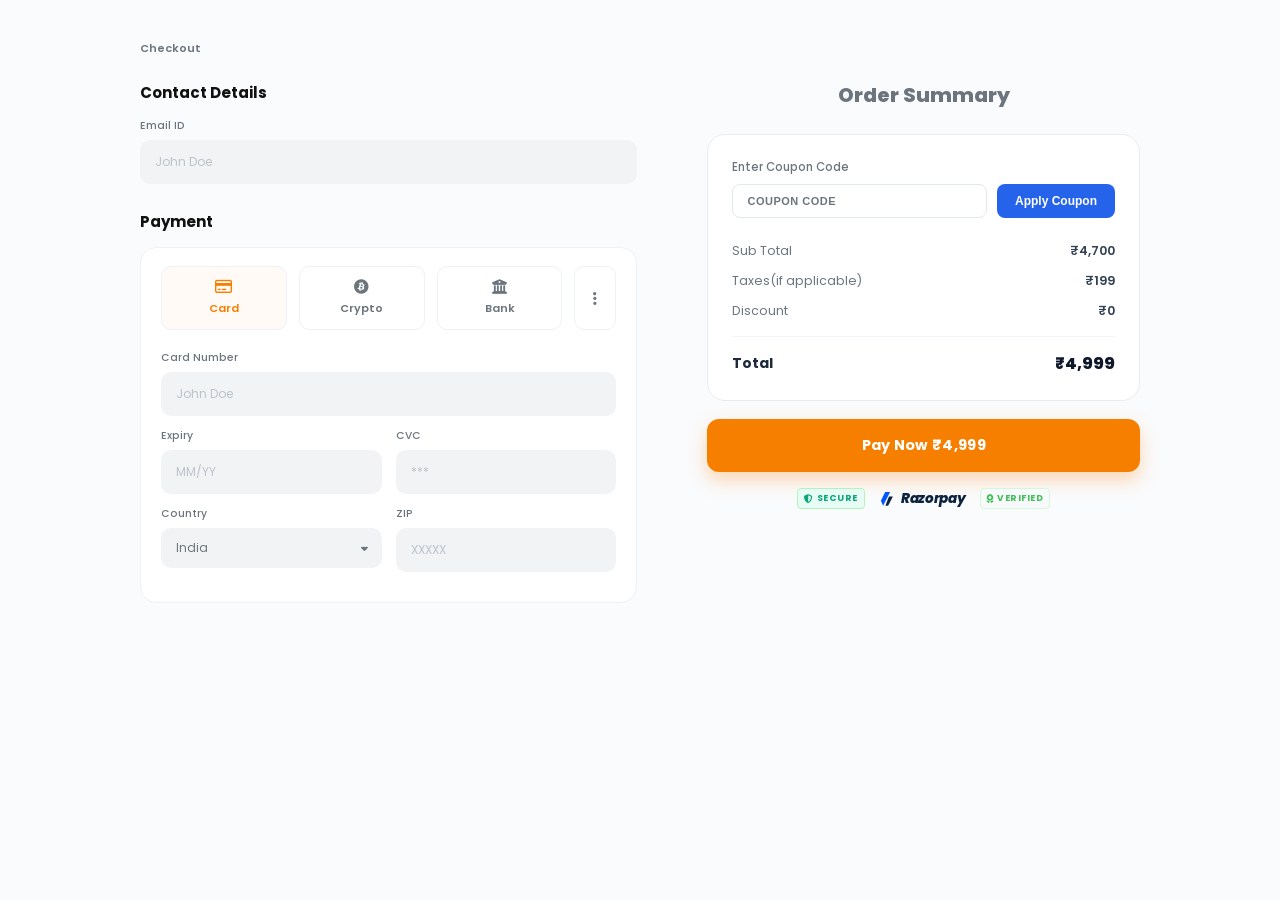
<file: payment.html>
<!DOCTYPE html>
<html lang="en">
<head>
  <meta charset="UTF-8">
  <meta name="viewport" content="width=device-width, initial-scale=1.0">
  <title>Checkout & Payment - Thala 7 Sneaker Store</title>

  <!-- Google Fonts -->
  <link rel="preconnect" href="https://fonts.googleapis.com">
  <link rel="preconnect" href="https://fonts.gstatic.com" crossorigin>
  <link href="https://fonts.googleapis.com/css2?family=Poppins:wght@400;500;600;700;800;900&display=swap" rel="stylesheet">

  <!-- Font Awesome Icons -->
  <link rel="stylesheet" href="https://cdnjs.cloudflare.com/ajax/libs/font-awesome/6.4.0/css/all.min.css">

  <!-- External Unified CSS -->
  <link rel="stylesheet" href="style.css">
</head>
<body class="payment-body">

  <main class="payment-page-wrapper">
    <div class="checkout-split-layout">

      <!-- ================= LEFT CONTAINER ================= -->
      <section class="checkout-left-pane">
        <!-- Sub-Heading -->
        <span class="checkout-subheading">Checkout</span>

        <!-- Contact Details -->
        <div class="checkout-section-block">
          <h2 class="section-title">Contact Details</h2>
          <div class="form-group">
            <label class="input-label" for="email-field">Email ID</label>
            <input type="email" id="email-field" placeholder="John Doe" class="rounded-input">
          </div>
        </div>

        <!-- Payment Details Card -->
        <div class="checkout-section-block">
          <h2 class="section-title">Payment</h2>

          <div class="payment-card-box">
            <!-- Payment Methods Top Selector -->
            <div class="payment-methods-grid">
              <label class="pay-method-pill active">
                <input type="radio" name="payment_method" checked>
                <i class="fa-regular fa-credit-card"></i>
                <span>Card</span>
              </label>

              <label class="pay-method-pill">
                <input type="radio" name="payment_method">
                <i class="fa-brands fa-bitcoin"></i>
                <span>Crypto</span>
              </label>

              <label class="pay-method-pill">
                <input type="radio" name="payment_method">
                <i class="fa-solid fa-building-columns"></i>
                <span>Bank</span>
              </label>

              <div class="pay-method-pill more-options-btn">
                <i class="fa-solid fa-ellipsis-vertical"></i>
              </div>
            </div>

            <!-- Card Inputs Form -->
            <div class="card-inputs-container">
              <div class="form-group">
                <label class="input-label" for="card-num">Card Number</label>
                <input type="text" id="card-num" placeholder="John Doe" class="rounded-input">
              </div>

              <div class="form-row-dual">
                <div class="form-group flex-1">
                  <label class="input-label" for="expiry">Expiry</label>
                  <input type="text" id="expiry" placeholder="MM/YY" class="rounded-input">
                </div>
                <div class="form-group flex-1">
                  <label class="input-label" for="cvc">CVC</label>
                  <input type="password" id="cvc" placeholder="***" maxlength="4" class="rounded-input">
                </div>
              </div>

              <div class="form-row-dual">
                <div class="form-group flex-1">
                  <label class="input-label" for="country">Country</label>
                  <div class="select-wrapper">
                    <select id="country" class="rounded-input rounded-select">
                      <option value="India" selected>India</option>
                      <option value="United States">United States</option>
                      <option value="United Kingdom">United Kingdom</option>
                    </select>
                    <i class="fa-solid fa-caret-down select-caret"></i>
                  </div>
                </div>
                <div class="form-group flex-1">
                  <label class="input-label" for="zip">ZIP</label>
                  <input type="text" id="zip" placeholder="XXXXX" class="rounded-input">
                </div>
              </div>
            </div>
          </div>
        </div>
      </section>

      <!-- ================= RIGHT CONTAINER ================= -->
      <aside class="checkout-right-pane">
        <h2 class="order-summary-heading">Order Summary</h2>

        <div class="order-summary-card">
          <label class="coupon-label" for="checkout-coupon">Enter Coupon Code</label>
          <div class="coupon-group">
            <input type="text" id="checkout-coupon" placeholder="COUPON CODE" class="coupon-input">
            <button type="button" class="btn-apply-coupon">Apply Coupon</button>
          </div>

          <div class="summary-breakdown">
            <div class="summary-row">
              <span class="summary-label">Sub Total</span>
              <span class="summary-val">&#8377;4,700</span>
            </div>
            <div class="summary-row">
              <span class="summary-label">Taxes(if applicable)</span>
              <span class="summary-val">&#8377;199</span>
            </div>
            <div class="summary-row">
              <span class="summary-label">Discount</span>
              <span class="summary-val">&#8377;0</span>
            </div>
            <div class="summary-row total-row">
              <span class="total-label">Total</span>
              <span class="total-val">&#8377;4,999</span>
            </div>
          </div>
        </div>

        <!-- Pay Now Button -->
        <button type="button" class="btn-pay-now">Pay Now &#8377;4,999</button>

        <!-- Trust Badges & Razorpay -->
        <div class="trust-badges-row">
          <span class="trust-badge-pill green-badge"><i class="fa-solid fa-shield-halved"></i> SECURE</span>
          <div class="razorpay-logo-badge">
            <svg class="razorpay-icon" viewBox="0 0 24 24" width="18" height="18" fill="#0055ff">
              <path d="M5.5 21L14.8 2.6H8.2L2.5 14.2l3 6.8z"/>
              <path d="M12.2 21l6.3-12.4h-5.2L8.5 21h3.7z" fill="#0c2340"/>
            </svg>
            <span class="razorpay-text">Razorpay</span>
          </div>
          <span class="trust-badge-pill verified-badge"><i class="fa-solid fa-award"></i> VERIFIED</span>
        </div>
      </aside>

    </div>
  </main>

</body>
</html>
</file>
<file: style.css>
* {
    margin: 0;
    padding: 0;
    box-sizing: border-box;
}

:root {
    --primary-color: #f77f00;
    --secondary-color: #0077b6;
    --neutral-color: #fafbfc;
    --accent-color: #111;
    --text-color: #6c757d;
    --sub-text-color: #f1f3f5;
}

body {
    font-family: 'Poppins', sans-serif;
    background-color: var(--neutral-color);
    color: var(--accent-color);
    overflow-x: hidden;
    min-height: 100vh;
    display: flex;
    flex-direction: column;
}

.container {
    background-image: url(https://images.unsplash.com/photo-1570402290260-c7e6cd6805fa?q=80&w=1170&auto=format&fit=crop&ixlib=rb-4.1.0&ixid=M3wxMjA3fDB8MHxwaG90by1wYWdlfHx8fGVufDB8fHx8fA%3D%3D);
}

/* --------NAVBAR SECTION (Using Flexbox)-------*/
.navbar {
    display: flex;
    align-items: center;
    justify-content: space-between;
    padding: 22px 80px;
    background-color: transparent;
    position: relative;
    z-index: 10;
}

/* Logo */
.logo {
    font-size: 24px;
    font-weight: 800;
    color: var(--primary-color);
    letter-spacing: -0.5px;
}

.logo .highlight-blue {
    color: var(--secondary-color);
}

/* Center Menus */
.nav-links {
    display: flex;
    gap: 30px;
}

.nav-links a {
    text-decoration: none;
    font-size: 14px;
    font-weight: 500;
    color: var(--text-color);
    transition: color 0.25s ease;
    display: flex;
    align-items: center;
    gap: 5px;
}

.nav-links a.active,
.nav-links a:hover {
    color: var(--accent-color);
    font-weight: 600;
    transform: scale(1.2);
    transition: ease-in-out 0.2s;
}

.dropdown-icon {
    font-size: 10px;
    color: var(--text-color);
}

/* Right Nav Actions */
.nav-actions {
    display: flex;
    align-items: center;
    gap: 20px;
}

.nav-actions a {
    text-decoration: none;
}

/* Search input */
.search-box {
    display: flex;
    align-items: center;
    background: var(--sub-text-color);
    border-radius: 20px;
    padding: 6px 14px;
    gap: 8px;
}

.search-box input {
    border: none;
    background: transparent;
    outline: none;
    font-size: 13px;
    width: 90px;
    color: var(--accent-color);
    font-family: inherit;
}

.search-icon {
    font-size: 13px;
    color: var(--text-color);
}

/* Cart Icon with Counter */
.cart-btn {
    display: flex;
    align-items: center;
    gap: 6px;
    background: var(--sub-text-color);
    padding: 6px 12px;
    border-radius: 20px;
    font-size: 13px;
    color: var(--secondary-color);
    cursor: pointer;
}


.cart-count {
    font-weight: 600;
    font-size: 12px;
}

/* Profile Picture */
.profile-pic img {
    width: 38px;
    height: 38px;
    border-radius: 50%;
    object-fit: cover;
    border: 1px solid var(--neutral-color);
    cursor: pointer;
}

/* -----HERO SECTION (Two Divs: Left & Right)----- */
.hero {
    flex: 1;
    display: flex;
    align-items: center;
    justify-content: space-between;
    padding: 10px 90px 40px 90px;
    position: relative;
}

/* Left Div */
.hero-left {
    flex: 1;
    max-width: 480px;
    z-index: 2;
}

.sub-brand {
    margin-bottom: 12px;
}

.brand-code {
    font-size: 18px;
    font-weight: 900;
    letter-spacing: 2px;
    color: var(--accent-color);
}

.brand-code span {
    color: var(--secondary-color);
}

.by-text {
    font-size: 8px;
    font-weight: 600;
    color: var(--text-color);
    display: block;
    letter-spacing: 1px;
}

.hero-title {
    font-size: 46px;
    line-height: 1.15;
    font-weight: 800;
    color: var(--accent-color);
    margin-bottom: 18px;
}

.highlight-orange {
    color: var(--primary-color);
}

.hero-desc {
    font-size: 13.5px;
    line-height: 1.6;
    color: var(--text-color);
    margin-bottom: 26px;
    max-width: 360px;
}

.btn-shop {
    display: inline-block;
    background-color: var(--accent-color);
    color: var(--neutral-color);
    padding: 14px 34px;
    border-radius: 28px;
    text-decoration: none;
    font-size: 14px;
    font-weight: 600;
    box-shadow: 0 8px 18px rgba(33, 37, 41, 0.25);
    transition: all 0.3s ease;
}

.btn-shop:hover {
    background-color: var(--primary-color);
    box-shadow: 0 8px 20px rgba(255, 133, 0, 0.35);
    transform: translateY(-2px);
}

/* Right Div */
.hero-right {
    flex: 1.2;
    display: flex;
    align-items: center;
    justify-content: center;
    position: relative;
}

.sneaker-img {
    width: 100%;
    max-width: 580px;
    transform: rotate(18deg);
    filter: drop-shadow(0 20px 25px rgba(0, 0, 0, 0.18));
    transition: transform 0.4s ease;
    user-select: none;
}

.sneaker-img:hover {
    transform: rotate(-11deg) scale(1.03);
}

/* ---------SERVICE OVERVIEW SECTION (Full Width)-------- */
.service-overview {
    width: 100%;
    background: var(--primary-color);
    display: flex;
    justify-content: space-around;
    align-items: center;
    padding: 24px 60px;
    color: var(--neutral-color);
    box-sizing: border-box;
}

.stat-card {
    display: flex;
    align-items: center;
    gap: 16px;
}

.stat-card .icon-wrap {
    font-size: 28px;
    opacity: 0.95;
}

.stat-info h3 {
    font-size: 20px;
    font-weight: 700;
    line-height: 1.1;
}

.stat-info p {
    font-size: 12px;
    font-weight: 400;
    opacity: 0.9;
}

/* -----PRODUCT DISPLAY PAGE STYLES------- */
.product-page-wrapper {
    max-width: 1180px;
    width: 100%;
    margin: 0 auto;
    padding: 10px 40px 60px 40px;
    flex: 1;
}

/* Breadcrumb */
.breadcrumb {
    display: flex;
    align-items: center;
    flex-wrap: wrap;
    gap: 8px;
    font-size: 11.5px;
    color: var(--text-color);
    margin-bottom: 28px;
}

.breadcrumb a {
    text-decoration: none;
    color: var(--text-color);
    font-weight: 500;
}

.breadcrumb a:hover {
    color: var(--accent-color);
}

.breadcrumb .separator {
    color: var(--text-color);
    font-size: 11px;
}

.breadcrumb .current {
    color: var(--text-color);
}

/* Main Display Flex Container */
.main-display {
    display: flex;
    align-items: center;
    justify-content: space-between;
    gap: 50px;
}

/* Left Image Box */
.main-image-container {
    flex: 1;
    max-width: 470px;
    height: 420px;
    background-color: var(--neutral-color);
    border-radius: 20px;
    display: flex;
    align-items: center;
    justify-content: center;
    padding: 30px;
    transition: transform 0.3s ease;
}

.main-image-container:hover {
    transform: translateY(-2px);
}

.main-shoe-img {
    width: 100%;
    max-width: 380px;
    object-fit: contain;
    filter: drop-shadow(0 15px 18px rgba(0, 0, 0, 0.12));
}

/* Right Product Information */
.product-details {
    flex: 1.15;
    display: flex;
    flex-direction: column;
}

.product-title {
    font-size: 32px;
    line-height: 1.25;
    font-weight: 800;
    color: var(--accent-color);
    margin-bottom: 18px;
    letter-spacing: -0.5px;
}

.product-description {
    font-size: 12.5px;
    line-height: 1.65;
    color: var(--text-color);
    max-width: 480px;
    margin-bottom: 30px;
}

/* Pricing Section */
.price-section {
    display: flex;
    align-items: center;
    gap: 22px;
    margin-bottom: 32px;
}

.price-tag {
    background-color: #eaf2ff;
    color: #2962ff;
    border-radius: 12px;
    padding: 12px 24px;
    font-size: 32px;
    font-weight: 800;
    display: flex;
    align-items: center;
    gap: 6px;
    letter-spacing: 0.5px;
}

.price-tag .currency {
    font-size: 26px;
}

.discount-info {
    display: flex;
    flex-direction: column;
    gap: 2px;
}

.save-tag {
    color: #40c42e;
    font-weight: 700;
    font-size: 20px;
}

.tax-info {
    font-size: 12px;
    color: var(--text-color);
    font-weight: 500;
}

/* Action Row (Quantity + Add to Cart) */
.action-row {
    display: flex;
    align-items: center;
    gap: 16px;
    margin-top: 10px;
}

.quantity-picker {
    position: relative;
    display: inline-flex;
    align-items: center;
    background-color: #f1f3f7;
    border-radius: 12px;
    height: 48px;
    min-width: 68px;
}

.quantity-select {
    appearance: none;
    -webkit-appearance: none;
    -moz-appearance: none;
    background: transparent;
    border: none;
    outline: none;
    font-family: inherit;
    font-size: 16px;
    font-weight: 700;
    color: var(--accent-color);
    padding: 14px 34px 14px 20px;
    cursor: pointer;
    width: 100%;
}

.quantity-select option {
    font-size: 14px;
    font-weight: 600;
    color: var(--accent-color);
    background-color: white;
}

.quantity-picker .dropdown-arrow {
    position: absolute;
    right: 16px;
    font-size: 13px;
    color: var(--text-color);
    pointer-events: none;
    /* Allows clicks on the arrow to open the select menu */
}

.btn-add-cart {
    background-color: var(--primary-color);
    color: var(--neutral-color);
    border: none;
    border-radius: 14px;
    height: 48px;
    padding: 0px 36px;
    font-family: inherit;
    font-size: 14px;
    font-weight: 700;
    letter-spacing: 0.5px;
    display: inline-flex;
    align-items: center;
    justify-content: center;
    gap: 10px;
    cursor: pointer;
    box-shadow: 0 8px 20px rgba(255, 133, 0, 0.35);
    transition: all 0.25s ease;
    white-space: nowrap;
}

.btn-add-cart:hover {
    background-color:var(--primary-color);
    transform: translateY(-2px);
    box-shadow: 0 10px 24px rgba(255, 133, 0, 0.45);
}

.btn-add-cart .cart-icon {
    font-size: 14px;
}

/* Bottom Gallery Section (Flex Scroll) */
.bottom-gallery {
    display: flex;
    align-items: center;
    gap: 20px;
    margin-top: 48px;
    overflow-x: auto;
    padding: 10px 4px 18px 4px;
    scrollbar-width: thin;
    scrollbar-color: #ced4da transparent;
}

.bottom-gallery::-webkit-scrollbar {
    height: 6px;
}

.bottom-gallery::-webkit-scrollbar-thumb {
    background-color: #ced4da;
    border-radius: 10px;
}

.gallery-card {
    flex: 0 0 150px;
    height: 110px;
    background-color: var(--neutral-color);
    border-radius: 16px;
    display: flex;
    align-items: center;
    justify-content: center;
    cursor: pointer;
    border: 2px solid transparent;
    transition: all 0.25s ease;
    padding: 12px;
}

.gallery-card:hover {
    border-color: var(--primary-color);
    background-color: #fffaf5;
    transform: translateY(-3px);
    box-shadow: 0 6px 14px rgba(0, 0, 0, 0.05);
}

.gallery-card img {
    width: 100%;
    height: 100%;
    object-fit: contain;
}

/* Perspectives for thumbnails */
.thumb-rotate-front {
    transform: rotate(-10deg) scale(0.9);
}

.thumb-rotate-back {
    transform: scaleX(-1);
}

.thumb-rotate-sole {
    transform: rotate(85deg) scale(0.85);
}


/* ------SHOPPING CART SECTION STYLES------ */
.cart-page-wrapper {
    max-width: 1140px;
    width: 100%;
    margin: 0 auto;
    padding: 20px 40px 60px 40px;
    flex: 1;
}

.cart-layout {
    display: flex;
    justify-content: space-between;
    align-items: flex-start;
    gap: 60px;
}

/* Left Container: Table & Heading */
.cart-left-container {
    flex: 1.35;
    display: flex;
    flex-direction: column;
}

.cart-title {
    font-size: 28px;
    font-weight: 800;
    color: var(--accent-color);
    margin-bottom: 24px;
    letter-spacing: -0.5px;
}

.cart-table-wrapper {
    width: 100%;
    margin-bottom: 40px;
}

.cart-table {
    width: 100%;
    border-collapse: collapse;
}

.cart-table thead th {
    text-align: left;
    font-size: 12px;
    font-weight: 500;
    color: var(--text-color);
    padding-bottom: 14px;
    border-bottom: 1px solid var(--text-color);
}

.cart-table th.col-product {
    width: 50%;
}

.cart-table th.col-qty {
    width: 25%;
}

.cart-table th.col-price {
    width: 20%;
}

.cart-table th.col-action {
    width: 5%;
}

.cart-table tbody td {
    padding: 20px 0;
    vertical-align: middle;
    font-size: 13.5px;
}

.product-col-item {
    font-weight: 600;
    color: var(--accent-color);
    padding-right: 15px;
}

/* Quantity controls in table */
.table-qty-control {
    display: inline-flex;
    align-items: center;
    gap: 12px;
    user-select: none;
    font-weight: 600;
    color: var(--text-color);
}

.qty-btn {
    cursor: pointer;
    color: var(--text-color);
    font-size: 15px;
    transition: color 0.2s;
}

.qty-btn:hover {
    color: var(--accent-color);
    transform: scaleX(1.2);
    transition: ease-in-out;
}

.qty-value {
    font-size: 13.5px;
}

.table-price {
    font-weight: 600;
    color: var(--accent-color);
}

.table-remove {
    text-align: right;
}

.remove-btn {
    color: #ff4d4f;
    font-size: 18px;
    font-weight: 600;
    cursor: pointer;
    transition: opacity 0.2s;
}

.remove-btn:hover {
    opacity: 0.7;
}

/* Continue Shopping Link */
.continue-shopping-box {
    margin-top: 30px;
}

.continue-shopping-link {
    display: inline-flex;
    align-items: center;
    gap: 8px;
    text-decoration: none;
    font-size: 14px;
    font-weight: 700;
    color: var(--accent-color);
    transition: color 0.2s ease, transform 0.2s ease;
}

.continue-shopping-link i {
    font-size: 11px;
}

.continue-shopping-link:hover {
    color: var(--primary-color);
    transform: translateX(-3px);
}

/* Right Container: Summary Card & Pay Button */
.cart-right-container {
    flex: 0.95;
    display: flex;
    flex-direction: column;
}

.order-summary-card {
    border: 1px solid #e9ecef;
    border-radius: 18px;
    padding: 24px;
    background-color: white;
}

.coupon-label {
    display: block;
    font-size: 11.5px;
    color: var(--text-color);
    margin-bottom: 8px;
    font-weight: 500;
}

.coupon-group {
    display: flex;
    gap: 10px;
    margin-bottom: 24px;
}

.coupon-input {
    flex: 1;
    border: 1px solid #e2e8f0;
    border-radius: 8px;
    padding: 10px 14px;
    font-size: 11px;
    font-weight: 600;
    letter-spacing: 0.5px;
    outline: none;
    color: var(--accent-color);
    text-transform: uppercase;
}

.coupon-input::placeholder {
    color: var(--text-color);
}

.coupon-input:focus {
    border-color: #2563eb;
}

.btn-apply-coupon {
    background-color: #2563eb;
    color: white;
    border: none;
    border-radius: 8px;
    padding: 10px 18px;
    font-size: 12px;
    font-weight: 600;
    cursor: pointer;
    white-space: nowrap;
    transition: background-color 0.2s ease;
}

.btn-apply-coupon:hover {
    background-color: #1d4ed8;
}

/* Breakdown List */
.summary-breakdown {
    display: flex;
    flex-direction: column;
    gap: 12px;
}

.summary-row {
    display: flex;
    justify-content: space-between;
    align-items: center;
    font-size: 12.5px;
    color: var(--text-color);
}

.summary-val {
    font-weight: 600;
    color: #334155;
}

.summary-row.total-row {
    border-top: 1px solid #f1f5f9;
    padding-top: 14px;
    margin-top: 4px;
}

.total-label {
    font-size: 14px;
    font-weight: 700;
    color: #1e293b;
}

.total-val {
    font-size: 16px;
    font-weight: 800;
    color: #0f172a;
}

/* Pay Now Button */
.btn-pay-now {
    background-color: var(--primary-color);
    color: white;
    border: none;
    border-radius: 12px;
    width: 100%;
    padding: 16px 20px;
    font-family: inherit;
    font-size: 14.5px;
    font-weight: 700;
    margin-top: 18px;
    cursor: pointer;
    letter-spacing: 0.3px;
    box-shadow: 0 8px 18px rgba(255, 146, 43, 0.35);
    transition: all 0.25s ease;
}

.btn-pay-now:hover {
    background-color: #f76707;
    transform: translateY(-2px);
    box-shadow: 0 10px 22px rgba(255, 146, 43, 0.45);
}

/* Trust Badges / Razorpay */
.trust-badges-row {
    display: flex;
    align-items: center;
    justify-content: center;
    gap: 14px;
    margin-top: 16px;
}

.trust-badge-pill {
    font-size: 9px;
    font-weight: 700;
    padding: 3px 6px;
    border-radius: 4px;
    letter-spacing: 0.5px;
    display: inline-flex;
    align-items: center;
    gap: 3px;
}

.green-badge {
    background-color: #e6fcf5;
    color: #0ca678;
    border: 1px solid #b2f2bb;
}

.verified-badge {
    background-color: #f8f9fa;
    color: #40c057;
    border: 1px solid #d3f9d8;
}

.razorpay-logo-badge {
    display: inline-flex;
    align-items: center;
    gap: 4px;
}

.razorpay-text {
    font-weight: 800;
    font-size: 13.5px;
    font-style: italic;
    color: #0c2340;
    letter-spacing: -0.3px;
}

/* ----------PAYMENT / CHECKOUT PAGE STYLES-------*/
.payment-body {
    background-color: var(--neutral-color);
}

.payment-page-wrapper {
    max-width: 1060px;
    width: 100%;
    margin: 0 auto;
    padding: 40px 30px 60px 30px;
}

.checkout-split-layout {
    display: flex;
    justify-content: space-between;
    align-items: flex-start;
    gap: 70px;
}

/* Left Pane */
.checkout-left-pane {
    flex: 1.15;
}

.checkout-subheading {
    display: block;
    font-size: 11px;
    font-weight: 600;
    color: var(--text-color);
    margin-bottom: 24px;
}

.checkout-section-block {
    margin-bottom: 26px;
}

.section-title {
    font-size: 15px;
    font-weight: 700;
    color: var(--accent-color);
    margin-bottom: 14px;
}

/* Form inputs & containers */
.form-group {
    margin-bottom: 12px;
}

.form-group.flex-1 {
    flex: 1;
}

.input-label {
    display: block;
    font-size: 10.5px;
    font-weight: 500;
    color: var(--text-color);
    margin-bottom: 6px;
}

.rounded-input {
    width: 100%;
    background-color: var(--sub-text-color);
    border: 1px solid transparent;
    border-radius: 10px;
    padding: 12px 14px;
    font-size: 12px;
    color: var(--text-color);
    font-family: inherit;
    outline: none;
    transition: border-color 0.2s, background-color 0.2s;
}

.rounded-input::placeholder {
    color: #bcc3cc;
}

.rounded-input:focus {
    background-color: white;
    border-color: #e2e8f0;
}

.form-row-dual {
    display: flex;
    gap: 14px;
}

.select-wrapper {
    position: relative;
    width: 100%;
}

.rounded-select {
    appearance: none;
    cursor: pointer;
    padding-right: 30px;
}

.select-caret {
    position: absolute;
    right: 14px;
    top: 50%;
    transform: translateY(-50%);
    font-size: 11px;
    color: var(--text-color);
    pointer-events: none;
}

/* Payment Card Container & Method Selectors */
.payment-card-box {
    border: 1px solid #eef1f6;
    border-radius: 16px;
    padding: 18px 20px;
    background-color: white;
}

.payment-methods-grid {
    display: flex;
    gap: 12px;
    margin-bottom: 20px;
}

.pay-method-pill {
    flex: 1;
    border: 1px solid #eef1f6;
    border-radius: 10px;
    padding: 12px 6px;
    display: flex;
    flex-direction: column;
    align-items: center;
    justify-content: center;
    gap: 6px;
    color: var(--text-color);
    font-size: 11px;
    font-weight: 600;
    cursor: pointer;
    transition: all 0.2s ease;
    user-select: none;
}

.pay-method-pill input {
    display: none;
}

.pay-method-pill i {
    font-size: 15px;
}

.pay-method-pill.active {
    color: var(--primary-color);
    background-color: #fffaf5;
}

.pay-method-pill.more-options-btn {
    flex: 0 0 42px;
    color: var(--text-color);
}

/* Right Pane Heading */
.checkout-right-pane {
    flex: 1;
    padding-top: 40px;
}

.order-summary-heading {
    text-align: center;
    font-size: 20px;
    font-weight: 800;
    color: var(--text-color);
    margin-bottom: 24px;
}

/* ------- RESPONSIVENESS-------- */
@media (max-width: 900px) {
    .navbar {
        padding: 16px 24px;
        flex-wrap: wrap;
        gap: 15px;
    }

    /* index page */
    .hero {
        flex-direction: column-reverse;
        padding: 20px 24px 40px;
        text-align: center;
    }

    .hero-left {
        display: flex;
        flex-direction: column;
        align-items: center;
    }

    .sneaker-img {
        max-width: 360px;
        margin-bottom: 20px;
    }

    .service-overview {
        flex-wrap: wrap;
        gap: 20px;
        padding: 20px;
    }

    /* product page */
    .product-page-wrapper {
        padding: 10px 20px 40px;
    }

    .main-display {
        flex-direction: column;
        gap: 30px;
    }

    .main-image-container {
        max-width: 100%;
        width: 100%;
        height: 320px;
    }

    .product-title {
        font-size: 26px;
    }

    .action-row {
        flex-direction: row;
    }

    /* Cart page */
    .cart-page-wrapper {
        padding: 15px 20px 40px;
    }

    .cart-layout {
        flex-direction: column;
        gap: 40px;
    }

    .cart-left-container,
    .cart-right-container {
        width: 100%;
        flex: none;
    }
}
</file>
